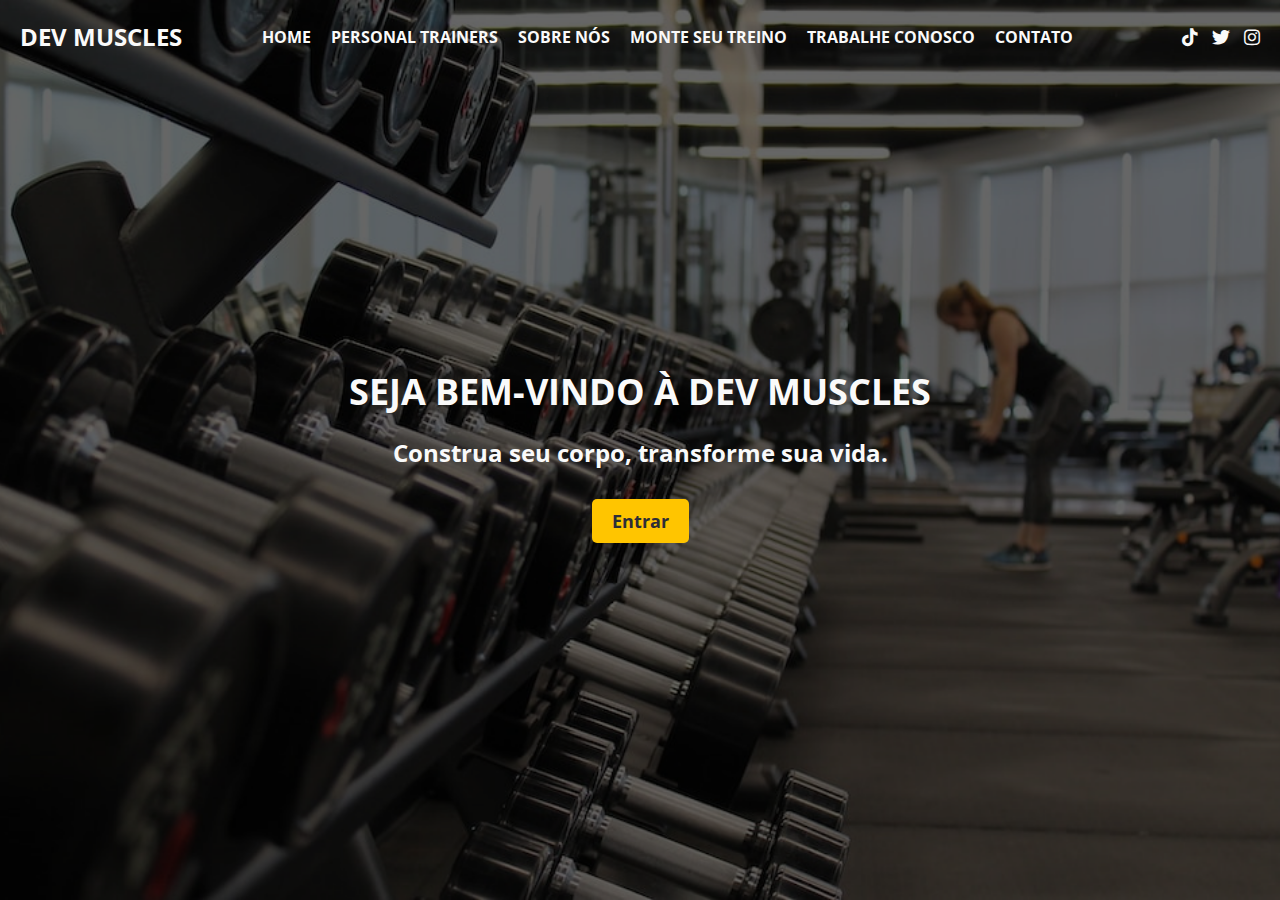
<file: index.html>
<!DOCTYPE html>
<html lang="pt-BR">
<head>
    <meta charset="UTF-8">
    <meta name="viewport" content="width=device-width, initial-scale=1.0">
    <title>Dev Muscles - Home</title>
    <link rel="stylesheet" href="style.css">
    <link href="https://fonts.googleapis.com/css2?family=Open+Sans:wght@300;400;600;700&display=swap" rel="stylesheet">
    <link rel="stylesheet" href="https://cdnjs.cloudflare.com/ajax/libs/font-awesome/5.15.3/css/all.min.css">
</head>
<body>
    <header>
        <nav>
            <div class="brand">DEV MUSCLES</div>
            <ul>
                <li><strong><a class="current" href="index.html">HOME</a></strong></li>
                <li><strong><a class="current" href="personals.html">PERSONAL TRAINERS</a></strong></li>
                <li><strong><a class="current" href="sobre.html">SOBRE NÓS</a></strong></li>
                <li><strong><a class="current" href="treinos.html">MONTE SEU TREINO</a></strong></li>
                <li><strong><a class="current" href="trabalho.html">TRABALHE CONOSCO</a></strong></li>
                <li><strong><a class="current" href="contato.html">CONTATO</a></strong></li>
            </ul>
            <div class="social-icons">
                <a href="#"><i class="fab fa-tiktok"></i></a>
                <a href="#"><i class="fab fa-twitter"></i></a>
                <a href="#"><i class="fab fa-instagram"></i></a>
            </div>
        </nav>
    </header> 

    <section id="home" class="hero">
        <div class="background-img"></div>
        <div class="hero-content">
            <h1>SEJA BEM-VINDO À DEV MUSCLES</h1>
            <h2>Construa seu corpo, transforme sua vida.</h2>
            <a href="select.html" class="btn">Entrar</a>
        </div>
    </section>

    <script src="script.js"></script>
</body>
</html>
</file>
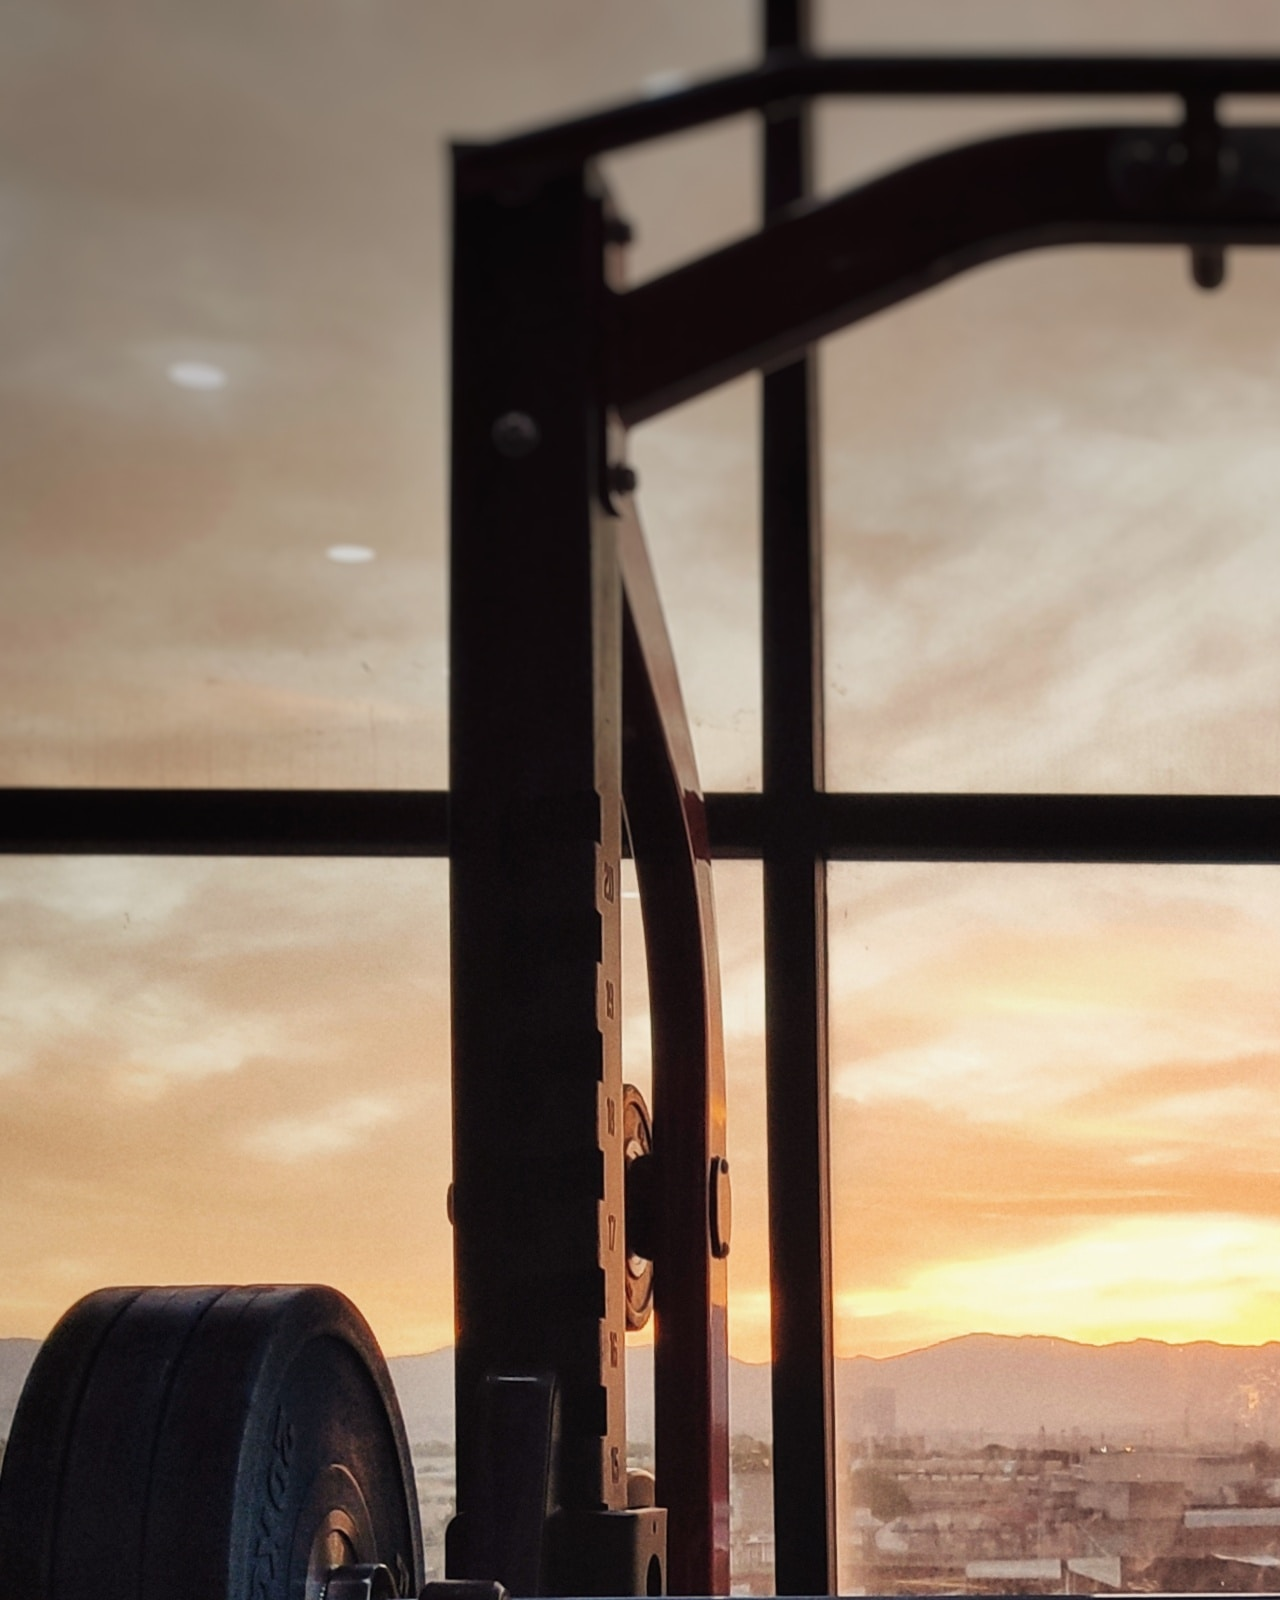
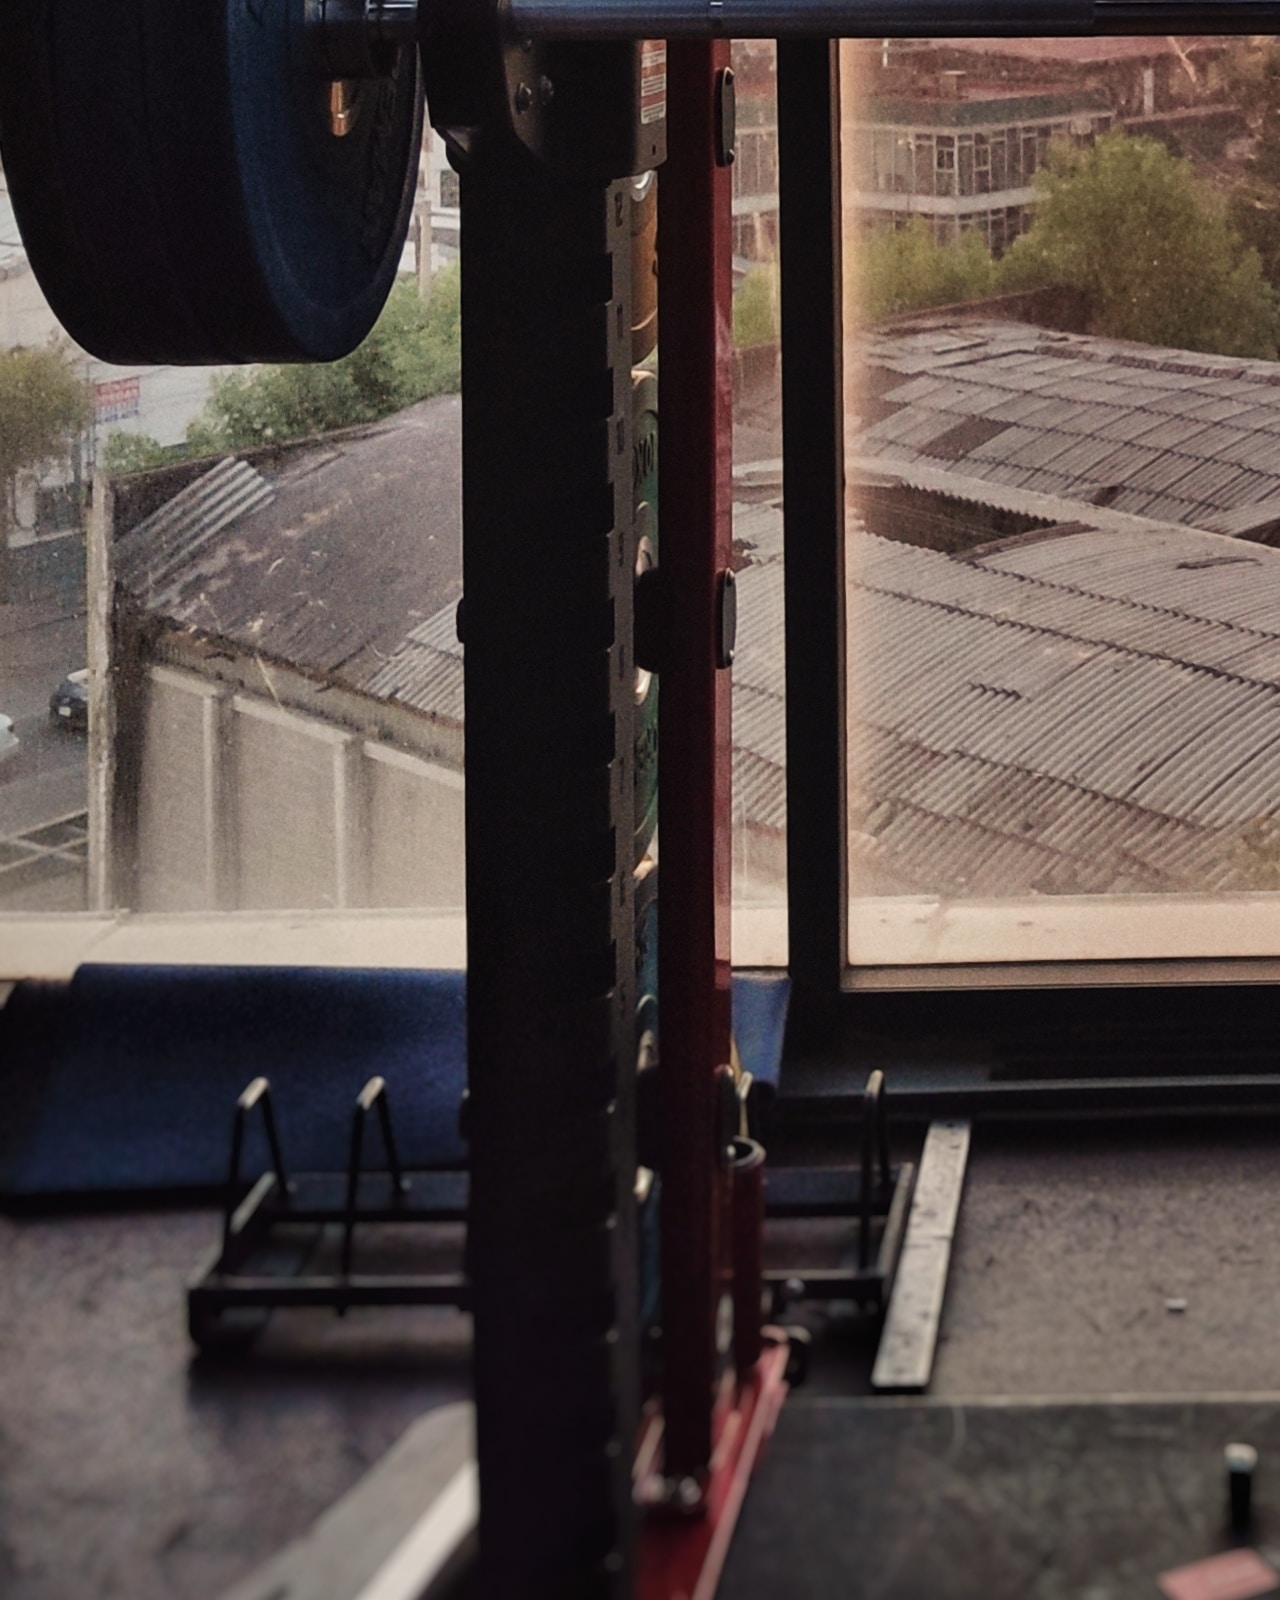
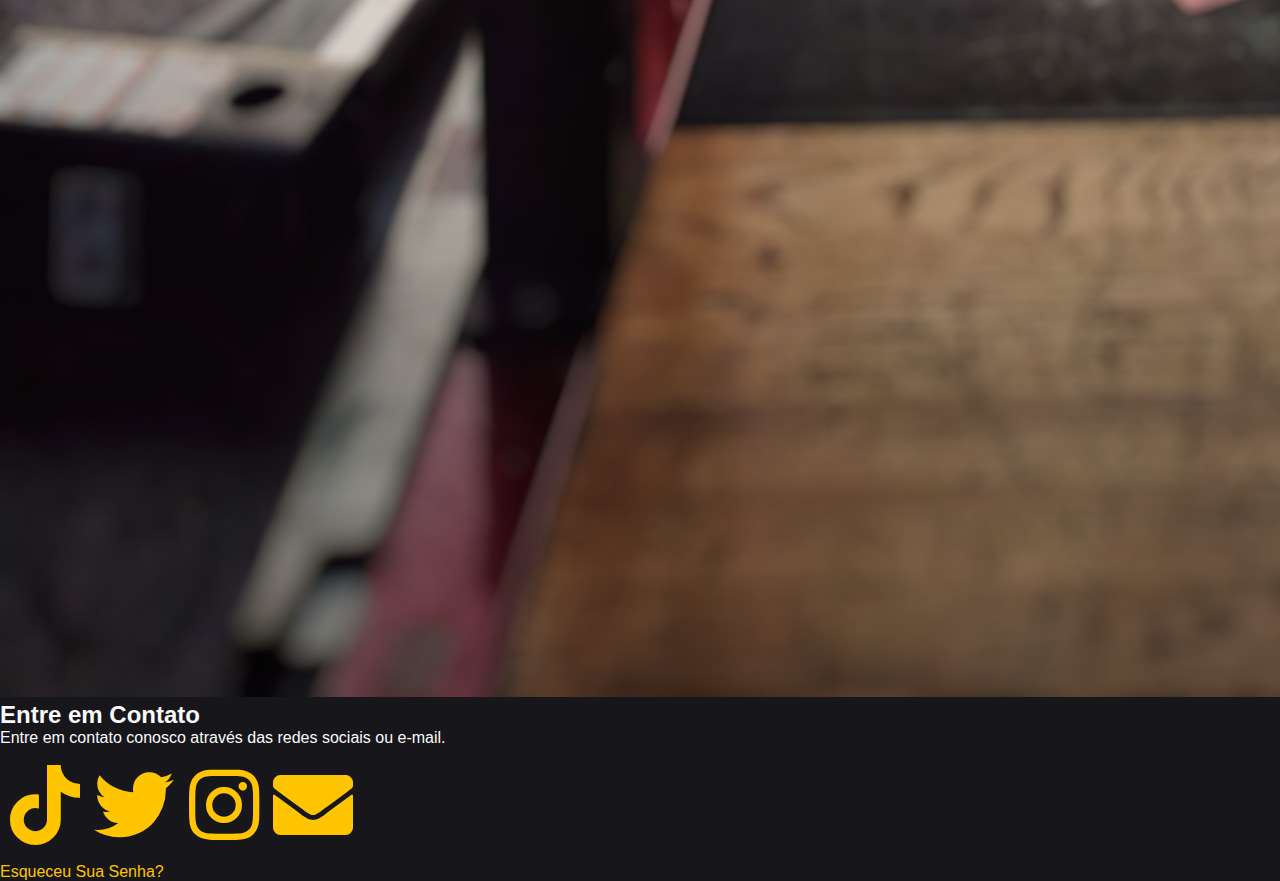
<file: contato.html>
<!DOCTYPE html>
<html lang="pt-BR">
<head>
    <meta charset="UTF-8">
    <meta name="viewport" content="width=device-width, initial-scale=1.0">
    <link rel="stylesheet" href="contato.css">
    <link rel="stylesheet" href="https://cdnjs.cloudflare.com/ajax/libs/font-awesome/5.15.3/css/all.min.css">
    <title>Entre em Contato</title>
</head>
<body>
    <div class="container">
        <div class="background-img">
            <img src="img/agac.jpg" alt="Imagem de Fundo">
        </div>
        <div class="form">
            <h2>Entre em Contato</h2>
            <p>Entre em contato conosco através das redes sociais ou e-mail.</p>
            <br>

            <div class="social-icons">
                <a href="tiktok.com"><i class="fab fa-tiktok fa-2x" style="color: #FFC500;"></i></a>
                <a href="twitter.com"><i class="fab fa-twitter fa-2x" style="color: #FFC500;"></i></a>
                <a href="instagram.com"><i class="fab fa-instagram fa-2x" style="color: #FFC500;"></i></a>
                <a href="mailto:oviniciusbalbino@gmail.com"><i class="fas fa-envelope fa-2x" style="color: #FFC500;"></i></a>
            </div>
<br>
            <a href="esqueceu-senha.php" class="forgot-password">Esqueceu Sua Senha?</a>
        </div>
    </div>
</body>
</html>
</file>
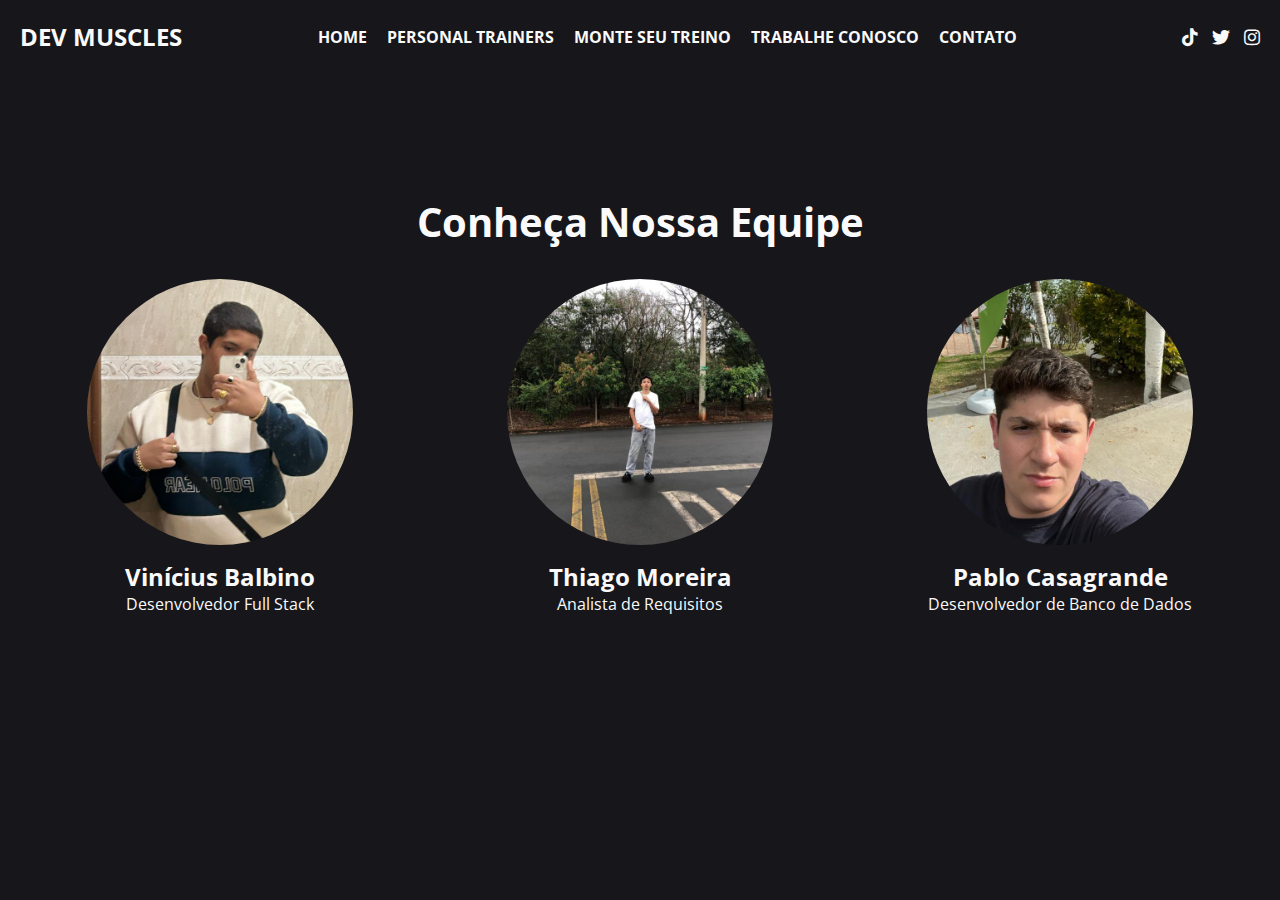
<file: sobre.html>
<!DOCTYPE html>
<html lang="pt-BR">
<head>
    <meta charset="UTF-8">
    <meta name="viewport" content="width=device-width, initial-scale=1.0">
    <title>Sobre Nós - Dev Muscles</title>
    <link rel="stylesheet" href="sobre.css">
    <link href="https://fonts.googleapis.com/css2?family=Open+Sans:wght@300;400;600;700&display=swap" rel="stylesheet">
    <link rel="stylesheet" href="https://cdnjs.cloudflare.com/ajax/libs/font-awesome/5.15.3/css/all.min.css">
</head>
<body>
<header>
        <nav>
            <div class="brand">DEV MUSCLES</div>
            <ul>
                <li><strong><a class="current" href="index.html">HOME</a></strong></li>
                <li><strong><a class="current" href="personals.html">PERSONAL TRAINERS</a></strong></li>
                <li><strong><a class="current" href="treinos.html">MONTE SEU TREINO</a></strong></li>
                <li><strong><a class="current" href="trabalho.html">TRABALHE CONOSCO</a></strong></li>
                <li><strong><a class="current" href="contato.html">CONTATO</a></strong></li>
            </ul>
            <div class="social-icons">
                <a href="#"><i class="fab fa-tiktok"></i></a>
                <a href="#"><i class="fab fa-twitter"></i></a>
                <a href="#"><i class="fab fa-instagram"></i></a>
            </div>
        </nav>
    </header> 

    <br>
    <br>
    <br>
    <br>
    <br>
    <br>
    <br>

    <section id="equipe" class="section">
        <div class="container">
            <h1>Conheça Nossa Equipe</h1>
            <div class="team">
                <div class="team-member">
                    <img src="img/user_avatar.png" alt="Membro 1">
                    <h2>Vinícius Balbino</h2>
                    <p>Desenvolvedor Full Stack</p>
                </div>
                <div class="team-member">
                    <img src="img/thg.png" alt="Membro 2">
                    <h2>Thiago Moreira</h2>
                    <p>Analista de Requisitos</p>
                </div>
                <div class="team-member">
                    <img src="img/pablo.png" alt="Membro 3">
                    <h2>Pablo Casagrande</h2>
                    <p>Desenvolvedor de Banco de Dados</p>
                </div>
            </div>
        </div>
    </section>
</body>
</html>
</file>
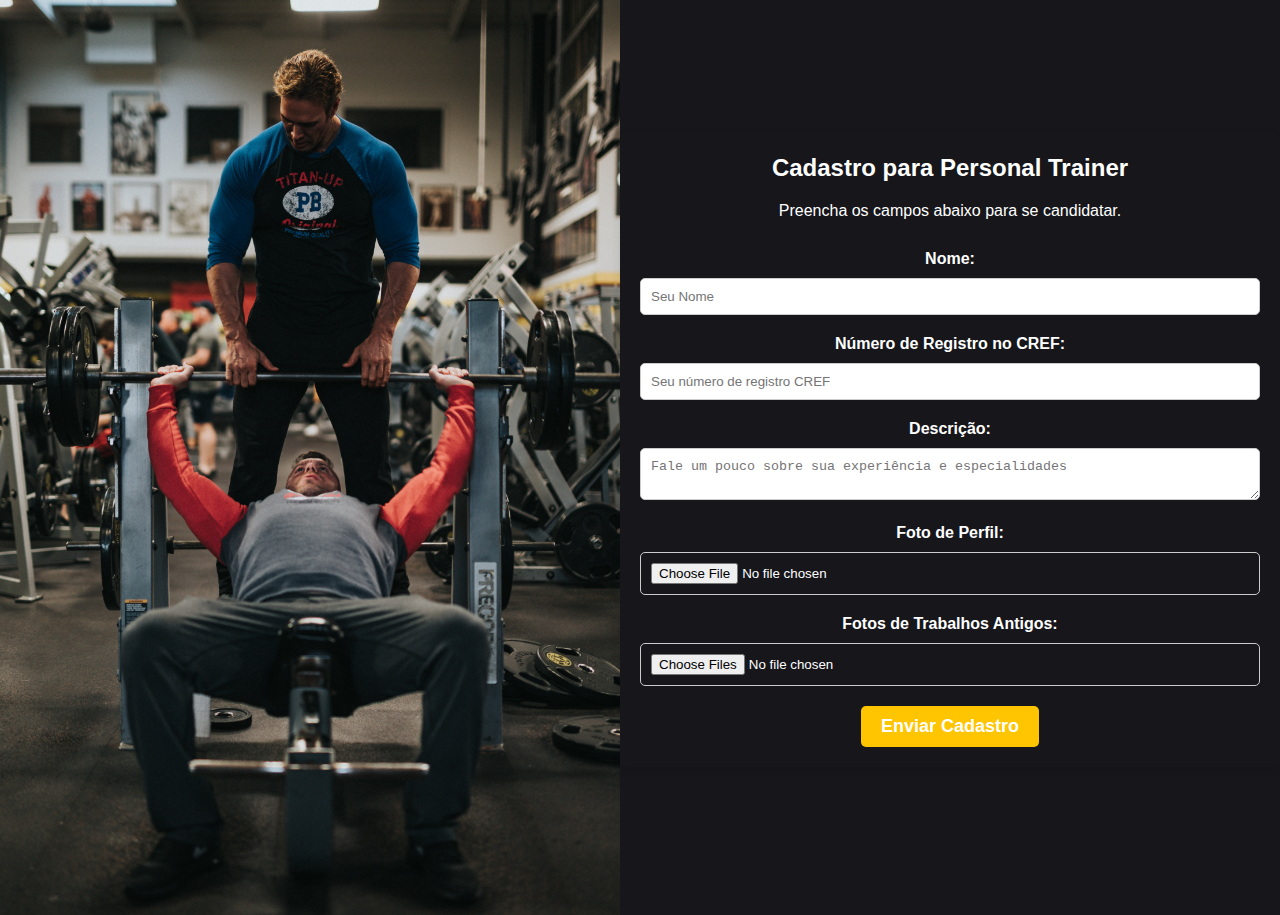
<file: trabalho.html>
<!DOCTYPE html>
<html lang="pt-BR">
<head>
    <meta charset="UTF-8">
    <meta name="viewport" content="width=device-width, initial-scale=1.0">
    <link rel="stylesheet" href="trabalho.css">
    <link rel="stylesheet" href="https://cdnjs.cloudflare.com/ajax/libs/font-awesome/5.15.3/css/all.min.css">
    <title>Trabalhe Conosco</title>
</head>
<body>
    <div class="container">
        <div class="background-img">
            <img src="img/person.jpg" alt="Imagem de Fundo">
        </div>
        <div class="form">
            <h2>Cadastro para Personal Trainer</h2>
            <p>Preencha os campos abaixo para se candidatar.</p>

            <label for="nome">Nome:</label>
            <input type="text" id="nome" name="nome" placeholder="Seu Nome">

            <label for="cref">Número de Registro no CREF:</label>
            <input type="text" id="cref" name="cref" placeholder="Seu número de registro CREF">

            <label for="descricao">Descrição:</label>
            <textarea id="descricao" name="descricao" placeholder="Fale um pouco sobre sua experiência e especialidades"></textarea>

            <label for="foto">Foto de Perfil:</label>
            <input type="file" id="foto" name="foto">

            <label for="fotos-antigas">Fotos de Trabalhos Antigos:</label>
            <input type="file" id="fotos-antigas" name="fotos-antigas" multiple>

            <button type="submit">Enviar Cadastro</button>
        </div>
    </div>
</body>
</html>
</file>
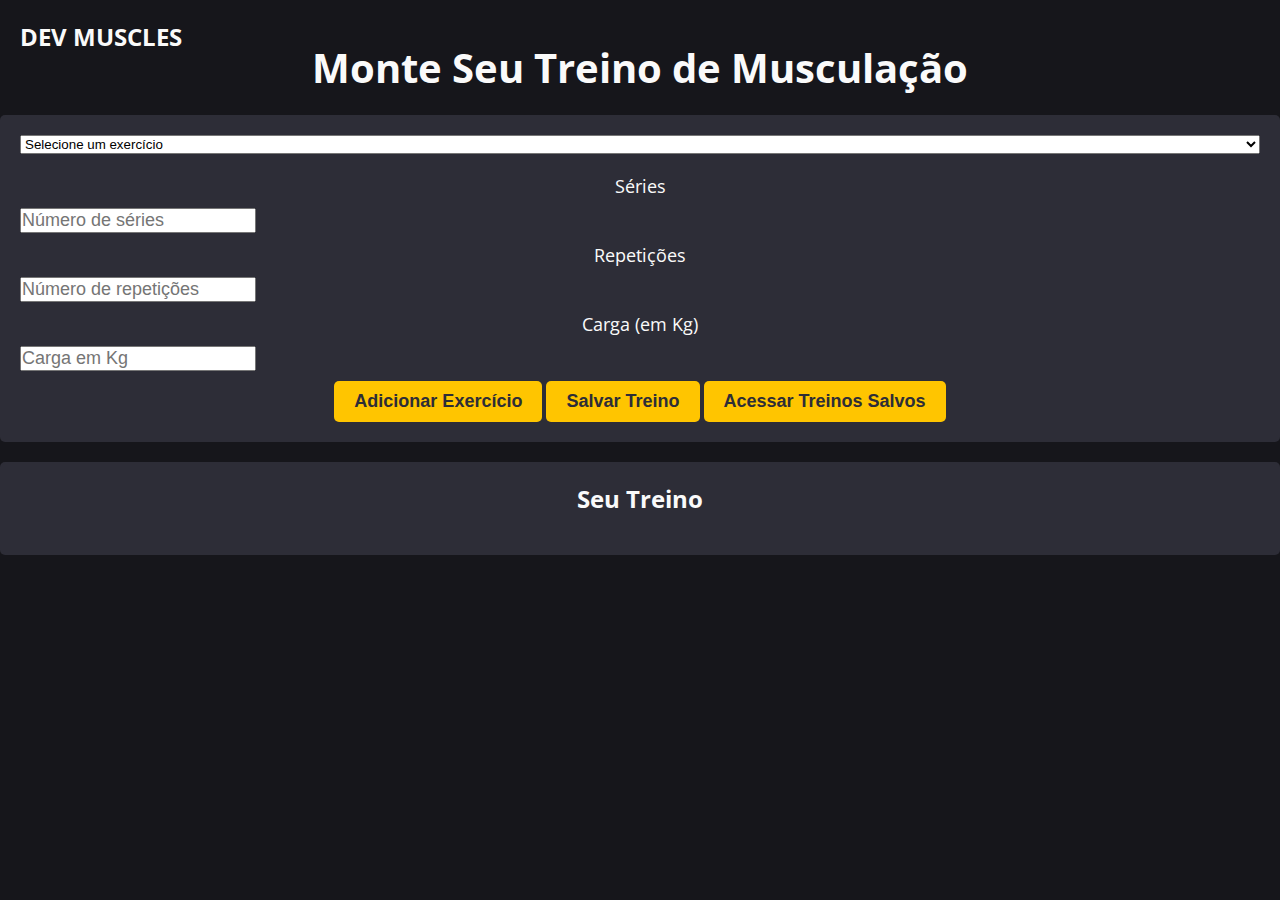
<file: treinos.html>
<!DOCTYPE html>
<html lang="pt-BR">
<head>
    <meta charset="UTF-8">
    <meta name="viewport" content="width=device-width, initial-scale=1.0">
    <title>Monte Seu Treino</title>
    <link rel="stylesheet" href="treinos.css">
    <link href="https://fonts.googleapis.com/css2?family=Open+Sans:wght@300;400;600;700&display=swap" rel="stylesheet">
</head>
<body>
    <header>
        <nav>
            <div class="brand">DEV MUSCLES</div>
            <div class="social-icons">
                <a href="#"><i class="fab fa-tiktok"></i></a>
                <a href="#"><i class="fab fa-twitter"></i></a>
                <a href="#"><i class="fab fa-instagram"></i></a>
            </div>
        </nav>
    </header>

    <section id="monte-seu-treino" class="section">
        <div class="container">
            <h1>Monte Seu Treino de Musculação</h1>
                <div class="treino-form">
                    <form>
                        <div class="select-wrapper">
                        <select id="exercicio" name="exercicio">
                            <option value="">Selecione um exercício</option>
                            <optgroup label="Peito">
                                <option value="supino-reto">Supino Reto</option>
                                <option value="supino-inclinado">Supino Inclinado</option>
                                <option value="flexao-de-bracos">Flexão de Braços</option>
                            </optgroup>
                            <optgroup label="Costas">
                                <option value="barra-fixa">Barra Fixa</option>
                                <option value="pulldown-costas">Pulldown</option>
                                <option value="remada-com-barra">Remada com Barra</option>
                            </optgroup>
                            <optgroup label="Pernas">
                                <option value="agachamento">Agachamento</option>
                                <option value="levantamento-terra">Levantamento Terra</option>
                                <option value="extensora">Máquina Extensora</option>
                            </optgroup>
                            <optgroup label="Ombros">
                                <option value="elevacao-lateral">Elevação Lateral</option>
                                <option value="desenvolvimento-militar">Desenvolvimento Militar</option>
                                <option value="encolhimento-de-ombros">Encolhimento de Ombros</option>
                            </optgroup>
                            <optgroup label="Bíceps">
                                <option value="rosca-direta">Rosca Scott</option>
                                <option value="rosca-alternada">Rosca Martelos</option>
                                <option value="21s">Rosca 45 Graus</option>
                            </optgroup>
                            <optgroup label="Tríceps">
                                <option value="tricep-coice">Tríceps Coice</option>
                                <option value="fundi">Tríceps Corda</option>
                                <option value="tricep-testa">Tríceps Testa</option>
                            </optgroup>
                        </select>
                        </div>
                        <tr>
                            <td>
                                <label for="series">Séries</label>
                                <input type="number" id="series" name="series" placeholder="Número de séries">
                            </td>
                        </tr>
                        <tr>
                            <td>
                                <label for="repeticoes">Repetições</label>
                                <input type="number" id="repeticoes" name="repeticoes" placeholder="Número de repetições">
                            </td>
                        </tr>
                        <tr>
                            <td>
                                <label for="carga">Carga (em Kg)</label>
                                <input type="number" id="carga" name="carga" placeholder="Carga em Kg">
                            </td>
                        </tr>
                    </table>
            
                    <button type="button" id="adicionar-exercicio">Adicionar Exercício</button>
                    <button type="button" id="salvar-treino">Salvar Treino</button>
                    <button type="button" id="acessar-treinos-salvos">Acessar Treinos Salvos</button>
                </form>
            </div>
            <div id="treinos-salvos"></div>
            <div class="treino-preview">
                <h2>Seu Treino</h2>
                <ul id="lista-de-exercicios">
                    <!-- Exercícios adicionados serão listados aqui -->
                </ul>
                
                <div id="total-volume">
                    <!-- O volume total do treino será exibido aqui -->
                </div>
            </div>
        </div>
    </section>
    <script src="treinos.js"></script>
</body>
</html>
</file>
<file: style.css>
* {
    margin: 0;
    padding: 0;
    box-sizing: border-box;
}

body {
    font-family: 'Open Sans', sans-serif;
    background-color: #2D2D37;
    color: #FAFAFA;
    overflow: hidden;
}

header {
    background-color: transparent; /* Tornar o navbar transparente */
    position: absolute; /* Colocar o navbar em uma posição absoluta */
    width: 100%; /* Largura total */
    z-index: 1; /* Sobrepor ao conteúdo da seção hero */
}

nav {
    display: flex;
    justify-content: space-between;
    align-items: center;
    padding: 20px;
}

nav ul {
    list-style: none;
    display: flex;
}

nav li {
    margin-right: 20px;
}

nav a {
    text-decoration: none;
    color: #FAFAFA;
    position: relative; /* Para posicionar o indicador */
}

/* Estilo do indicador */
nav a.current::after {
    content: '';
    position: absolute;
    bottom: 0; /* Posição do sublinhado */
    left: 0;
    width: 100%;
    height: 2px; /* Altura do sublinhado */
    background-color: #FFC500; /* Cor do sublinhado */
    transition: transform 0.3s ease-in-out;
    transform-origin: left;
    transform: scaleX(0); /* Inicialmente, o indicador está invisível */
}

/* Quando passar o mouse sobre um link, expanda o indicador */
nav a:hover::after {
    transform: scaleX(1); /* Expandir o indicador */
}

.brand {
    font-size: 24px;
    font-weight: bold;
}

.social-icons a {
    color: #FAFAFA;
    text-decoration: none;
    margin-left: 10px;
    font-size: 18px;
}

.hero {
    position: relative;
    height: 100vh; /* Altura da tela inteira */
    background-image: url('img/acad.png');
    background-size: cover;
    background-position: center;
    background-color: rgba(0, 0, 0, 0.7); /* Adiciona uma camada escura */
    display: flex;
    flex-direction: column;
    justify-content: center;
    align-items: center;
}

.hero-content {
    text-align: center;
}

.hero h1 {
    font-size: 36px;
    font-weight: bold;
    margin-bottom: 20px;
}

.hero h2 {
    font-size: 24px;
    margin-bottom: 40px;
}

.btn {
    background-color: #FFC500;
    color: #2D2D37;
    padding: 10px 20px;
    border: none;
    border-radius: 5px;
    text-decoration: none;
    font-weight: bold;
    font-size: 18px;
}

.btn:hover {
    background-color: #FFD700;
}
</file>
<file: contato.css>
* {
    margin: 0;
    padding: 0;
    box-sizing: border-box;
}

body {
    font-family: 'Open Sans', sans-serif;
    background-color: #16161b;
    color: #FAFAFA;
    overflow: hidden;
}

header {
    background-color: transparent; /* Tornar o navbar transparente */
    position: absolute; /* Colocar o navbar em uma posição absoluta */
    width: 100%; /* Largura total */
    z-index: 1; /* Sobrepor ao conteúdo da seção hero */
}

nav {
    display: flex;
    justify-content: space-between;
    align-items: center;
    padding: 20px;
}

nav ul {
    list-style: none;
    display: flex;
}

nav li {
    margin-right: 20px;
}

nav a {
    text-decoration: none;
    color: #FAFAFA;
    position: relative; /* Para posicionar o indicador */
}

/* Estilo do indicador */
nav a.current::after {
    content: '';
    position: absolute;
    bottom: 0; /* Posição do sublinhado */
    left: 0;
    width: 100%;
    height: 2px; /* Altura do sublinhado */
    background-color: #FFC500; /* Cor do sublinhado */
    transition: transform 0.3s ease-in-out;
    transform-origin: left;
    transform: scaleX(0); /* Inicialmente, o indicador está invisível */
}

/* Quando passar o mouse sobre um link, expanda o indicador */
nav a:hover::after {
    transform: scaleX(1); /* Expandir o indicador */
}

.brand {
    font-size: 24px;
    font-weight: bold;
}

.social-icons a {
    color: #FFC500;
    text-decoration: none;
    margin-left: 10px;
    font-size: 40px;
}

.hero {
    position: relative;
    height: 100vh; /* Altura da tela inteira */
    background-image: url('img/acad.png');
    background-size: cover;
    background-position: center;
    background-color: rgba(0, 0, 0, 0.7); /* Adiciona uma camada escura */
    display: flex;
    flex-direction: column;
    justify-content: center;
    align-items: center;
}

.hero-content {
    text-align: center;
}

.hero h1 {
    font-size: 36px;
    font-weight: bold;
    margin-bottom: 20px;
}

.hero h2 {
    font-size: 24px;
    margin-bottom: 40px;
}

.btn {
    background-color: #FFC500;
    color: #2D2D37;
    padding: 10px 20px;
    border: none;
    border-radius: 5px;
    text-decoration: none;
    font-weight: bold;
    font-size: 18px;
}

.btn:hover {
    background-color: #FFD700;
}

.forgot-password {
    text-decoration: none;
    color: #FFC500;
    margin-top: 10px;
}
</file>
<file: sobre.css>
* {
    margin: 0;
    padding: 0;
    box-sizing: border-box;
}

body {
    font-family: 'Open Sans', sans-serif;
    background-color: #16161b;
    color: #FAFAFA;
    overflow: hidden;
}

header {
    background-color: transparent; /* Tornar o navbar transparente */
    position: absolute; /* Colocar o navbar em uma posição absoluta */
    width: 100%; /* Largura total */
    z-index: 1; /* Sobrepor ao conteúdo da seção hero */
}

nav {
    display: flex;
    justify-content: space-between;
    align-items: center;
    padding: 20px;
}

nav ul {
    list-style: none;
    display: flex;
}

nav li {
    margin-right: 20px;
}

nav a {
    text-decoration: none;
    color: #FAFAFA;
    position: relative; /* Para posicionar o indicador */
}

/* Estilo do indicador */
nav a.current::after {
    content: '';
    position: absolute;
    bottom: 0; /* Posição do sublinhado */
    left: 0;
    width: 100%;
    height: 2px; /* Altura do sublinhado */
    background-color: #FFC500; /* Cor do sublinhado */
    transition: transform 0.3s ease-in-out;
    transform-origin: left;
    transform: scaleX(0); /* Inicialmente, o indicador está invisível */
}

/* Quando passar o mouse sobre um link, expanda o indicador */
nav a:hover::after {
    transform: scaleX(1); /* Expandir o indicador */
}

.brand {
    font-size: 24px;
    font-weight: bold;
}

.social-icons a {
    color: #FAFAFA;
    text-decoration: none;
    margin-left: 10px;
    font-size: 18px;
}

/* Estilos para a seção de equipe */
#equipe {
    padding: 40px 0;
    background-color: #16161b; /* Fundo na cor desejada */
}

/* Estilização para centralizar o título "Conheça Nossa Equipe" */
#equipe h1 {
    text-align: center;
    font-size: 40px;
}


.team {
    display: flex;
    justify-content: space-around; /* Distribui as imagens lado a lado */
    padding: 10px; /* Reduzi o espaçamento entre as fotos */
}

.team-member {
    flex: 0 0 30%;
    text-align: center;
    padding: 10px;
    position: relative; /* Adiciona uma posição relativa ao elemento pai */
}

/* Estilo para o anel RGB ao redor das fotos dos membros */
.team-member img {
    max-width: 80%;
    border-radius: 50%;
    border: 10px solid transparent; /* Borda inicialmente transparente */
    animation: pulse 2s infinite; /* Adicione uma animação pulsante */
}

/* Adicione as cores do anel RGB nas bordas */
.team-member img:hover {
    border-image: linear-gradient(90deg, rgba(255, 0, 0, 0.7), rgba(0, 0, 255, 0.7));
    border-image-slice: 1;
}

@keyframes pulse {
    0% {
        transform: scale(0.9);
        opacity: 0.5;
    }
    100% {
        transform: scale(1);
        opacity: 1;
    }
}
</file>
<file: trabalho.css>
* {
    margin: 0;
    padding: 0;
    box-sizing: border-box;
}

body {
    font-family: 'Arial', sans-serif;
    background-color: #16161b; /* Cor azul escura */
    color: #fff; /* Texto em branco */
    overflow: hidden;
}

.container {
    display: flex;
    align-items: center;
    justify-content: center;
    height: 100vh;
}

.background-img {
    flex: 1;
    display: flex;
    align-items: center;
    justify-content: center;
}

.background-img img {
    max-width: 100%;
    height: auto;
}

.form {
    flex: 1;
    background-color: #16161b;
    border-radius: 5px;
    padding: 20px;
    box-shadow: 0 2px 10px rgba(0, 0, 0, 0.1);
    text-align: center;
}

h2 {
    font-size: 24px;
    margin-bottom: 20px;
    color: #fff; /* Texto em branco */
}

p {
    font-size: 16px;
    margin-bottom: 30px;
    color: #fff; /* Texto em branco */
}

label {
    display: block;
    font-weight: bold;
    margin-bottom: 10px;
}

input[type="text"],
input[type="file"],
input[type="email"],
textarea {
    width: 100%;
    padding: 10px;
    margin-bottom: 20px;
    border: 1px solid #ccc;
    border-radius: 5px;
}

button[type="submit"] {
    background-color: #FFC500;
    color: #fff;
    padding: 10px 20px;
    border: none;
    border-radius: 5px;
    font-weight: bold;
    font-size: 18px;
    cursor: pointer;
}

button[type="submit"]:hover {
    background-color: #FFD700;
}

/* Estilização dos ícones (mantendo as cores do Font Awesome) */
.social-icons a {
    text-decoration: none;
    margin-left: 10px;
    font-size: 24px;
    color: #fff; /* Texto em branco */
}

.forgot-password {
    text-decoration: none;
    color: #FFC500;
    margin-top: 10px;
}

/* Estilização dos links de navegação */
nav {
    background-color: #333;
    color: #fff;
    padding: 20px;
    display: flex;
    justify-content: space-between;
    align-items: center;
}

nav ul {
    list-style: none;
    display: flex;
}

nav li {
    margin-right: 20px;
}

nav a {
    text-decoration: none;
    color: #fff;
    position: relative;
}

nav a.current::after {
    content: '';
    position: absolute;
    bottom: 0;
    left: 0;
    width: 100%;
    height: 2px;
    background-color: #FFC500;
    transition: transform 0.3s ease-in-out;
    transform-origin: left;
    transform: scaleX(0);
}

nav a:hover::after {
    transform: scaleX(1);
}

.brand {
    font-size: 24px;
    font-weight: bold;
}
</file>
<file: treinos.css>
* {
    margin: 0;
    padding: 0;
    box-sizing: border-box;
}

body {
    font-family: 'Open Sans', sans-serif;
    background-color: #16161b;
    color: #FAFAFA;
    overflow: hidden;
}

header {
    background-color: transparent; /* Tornar o navbar transparente */
    position: absolute; /* Colocar o navbar em uma posição absoluta */
    width: 100%; /* Largura total */
    z-index: 1; /* Sobrepor ao conteúdo da seção hero */
}

nav {
    display: flex;
    justify-content: space-between;
    align-items: center;
    padding: 20px;
}

nav ul {
    list-style: none;
    display: flex;
}

nav li {
    margin-right: 20px;
}

nav a {
    text-decoration: none;
    color: #FAFAFA;
    position: relative; /* Para posicionar o indicador */
}

/* Estilo do indicador */
nav a.current::after {
    content: '';
    position: absolute;
    bottom: 0; /* Posição do sublinhado */
    left: 0;
    width: 100%;
    height: 2px; /* Altura do sublinhado */
    background-color: #FFC500; /* Cor do sublinhado */
    transition: transform 0.3s ease-in-out;
    transform-origin: left;
    transform: scaleX(0); /* Inicialmente, o indicador está invisível */
}

/* Quando passar o mouse sobre um link, expanda o indicador */
nav a:hover::after {
    transform: scaleX(1); /* Expandir o indicador */
}

.brand {
    font-size: 24px;
    font-weight: bold;
}

#monte-seu-treino {
    padding: 40px 0;
    background-color: #16161b;
}

#monte-seu-treino h1 {
    text-align: center;
    font-size: 40px;
}

.select-wrapper {
    display: flex;
    flex-direction: column;
    align-items: flex-start;
    margin-bottom: 20px; /* Adicione margem inferior para espaçamento */
}

.select-wrapper label {
    margin-bottom: 5px;
}

.select-wrapper select {
    width: 100%;
}

.treino-form, .treino-preview {
    background-color: #2D2D37;
    padding: 20px;
    border-radius: 5px;
    text-align: center;
    margin-top: 20px;
}

label, input {
    display: block;
    margin: 10px 0;
    font-size: 18px;
}

button {
    background-color: #FFC500;
    color: #2D2D37;
    padding: 10px 20px;
    border: none;
    border-radius: 5px;
    text-decoration: none;
    font-weight: bold;
    font-size: 18px;
    cursor: pointer;
}

button:hover {
    background-color: #FFD700;
}

#lista-de-exercicios {
    list-style-type: none;
}

#lista-de-exercicios li {
    margin: 10px 0;
    font-size: 18px;
}

#total-volume {
    font-size: 24px;
    font-weight: bold;
    margin-top: 20px;
}

/* Estilos responsivos */
@media screen and (max-width: 768px) {
    .treino-form, .treino-preview {
        padding: 10px;
    }
}
</file>
